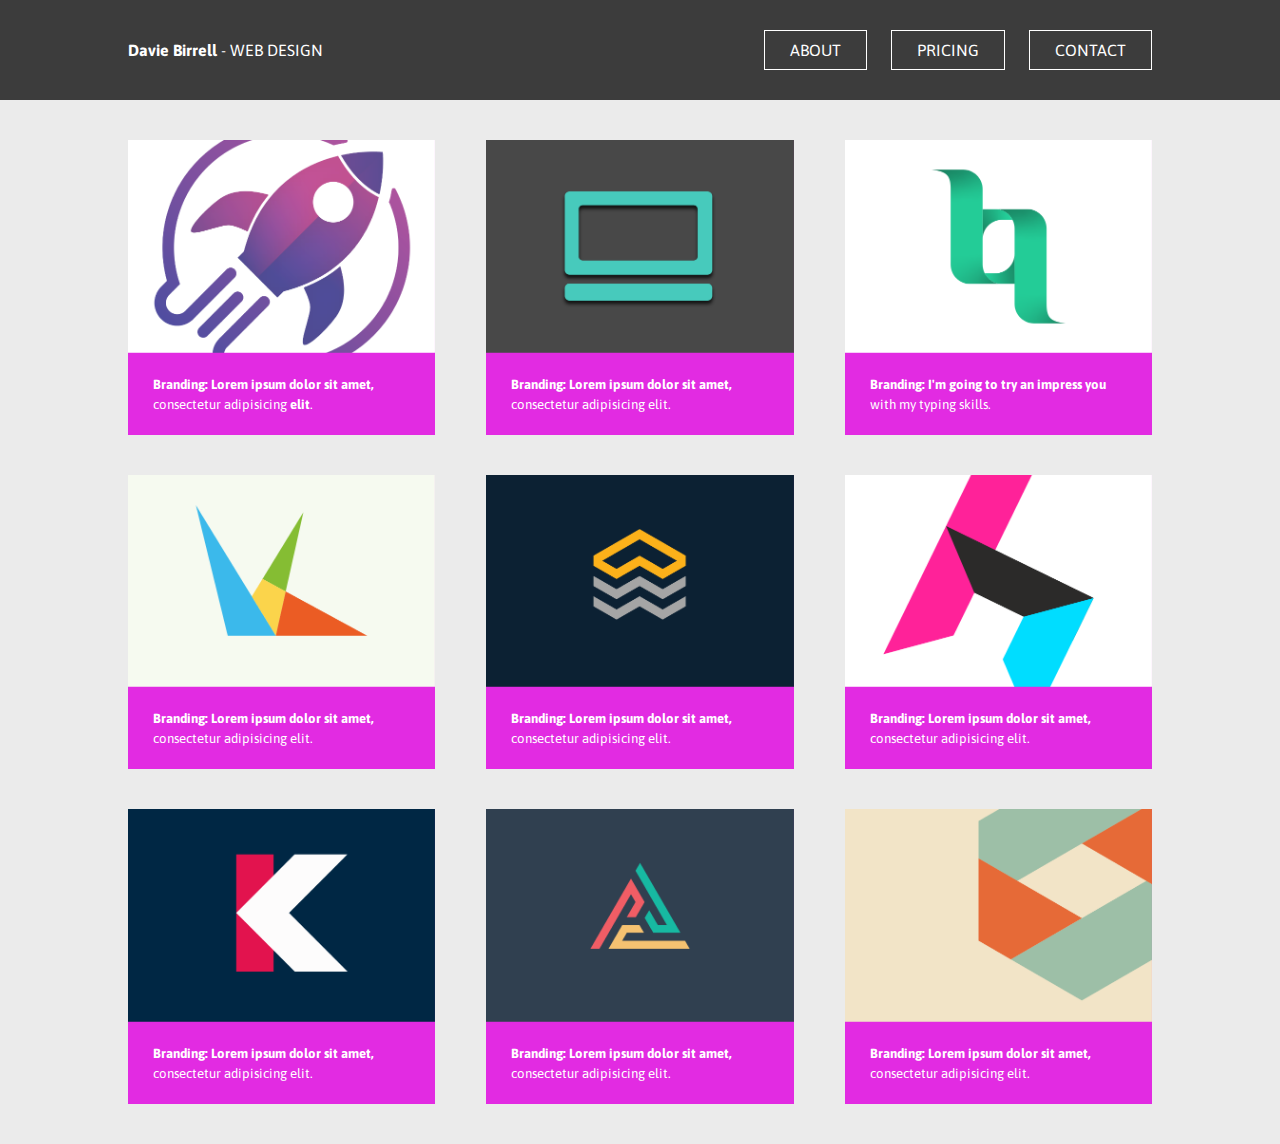
<file: index.html>
<!DOCTYPE html>
<html lang="en">

<head>
    <meta charset="UTF-8">
    <meta name="viewport" content="width=device-width, initial-scale=1.0">
    <meta http-equiv="X-UA-Compatible" content="ie=edge">
    <title>Davie Birrell - Web Designer - Fife Scotland</title>
    <link href="https://fonts.googleapis.com/css?family=Asap:400,700&display=swap" rel="stylesheet">
    <link rel="stylesheet" href="css-reset.css">
    <link rel="stylesheet" href="style.css">


</head>

<body>

    <div class="header-container">
        <header>
            <div class="logo"><span class="highlight">Davie Birrell</span> - WEB DESIGN</div>
            <nav>
                <a href="#" class="mybutton">ABOUT</a>
                <a href="#" class="mybutton">PRICING</a>
                <a href="#" class="mybutton">CONTACT</a>
            </nav>

            <div class="mob-wrapper">

                <img src="images/icon-burger-menu.svg" alt="Mobile Menu Icon" style="width: 40px;" class="burgermenu">

                <div class="mob-nav">
                    <a href="#" class="navbutton">ABOUT</a>
                    <a href="#" class="navbutton">PRICING</a>
                    <a href="#" class="navbutton">CONTACT</a>
                </div>


            </div>

        </header>
    </div>




    <div class="container">

        <div class="col"><img src="images/image1@2x.png" alt="">
            <p>Branding: Lorem ipsum dolor sit amet, consectetur adipisicing <span class="highlight">elit</span>.</p>
        </div>
        <div class="col"><img src="images/image2@2x.png" alt="">
            <p>Branding: Lorem ipsum dolor sit amet, consectetur adipisicing elit.</p>
        </div>
        <div class="col"><img src="images/image3@2x.png" alt="">
            <p>Branding: I'm going to try an impress you with my typing skills.</p>
        </div>
        <div class="col"><img src="images/image4@2x.png" alt="">
            <p>Branding: Lorem ipsum dolor sit amet, consectetur adipisicing elit.</p>
        </div>
        <div class="col hide-mobile"><img src="images/image5@2x.png" alt="">
            <p>Branding: Lorem ipsum dolor sit amet, consectetur adipisicing elit.</p>
        </div>
        <div class="col hide-mobile"><img src="images/image6@2x.png" alt="">
            <p>Branding: Lorem ipsum dolor sit amet, consectetur adipisicing elit.</p>
        </div>
        <div class="col hide-mobile"><img src="images/image7@2x.png" alt="">
            <p>Branding: Lorem ipsum dolor sit amet, consectetur adipisicing elit.</p>
        </div>
        <div class="col hide-mobile"><img src="images/image8@2x.png" alt="">
            <p>Branding: Lorem ipsum dolor sit amet, consectetur adipisicing elit.</p>
        </div>
        <div class="col hide-mobile"><img src="images/image9@2x.png" alt="">
            <p>Branding: Lorem ipsum dolor sit amet, consectetur adipisicing elit.</p>
        </div>
        <div class="col hide-desktop-only"><img src="images/image10@2x.png" alt="">
            <p>Branding: Lorem ipsum dolor sit amet, consectetur adipisicing elit.</p>
        </div>

    </div>

    <script src="https://code.jquery.com/jquery-3.4.1.js"
        integrity="sha256-WpOohJOqMqqyKL9FccASB9O0KwACQJpFTUBLTYOVvVU=" crossorigin="anonymous"></script>
    <script src="scripts.js"></script>


</body>

</html>
</file>
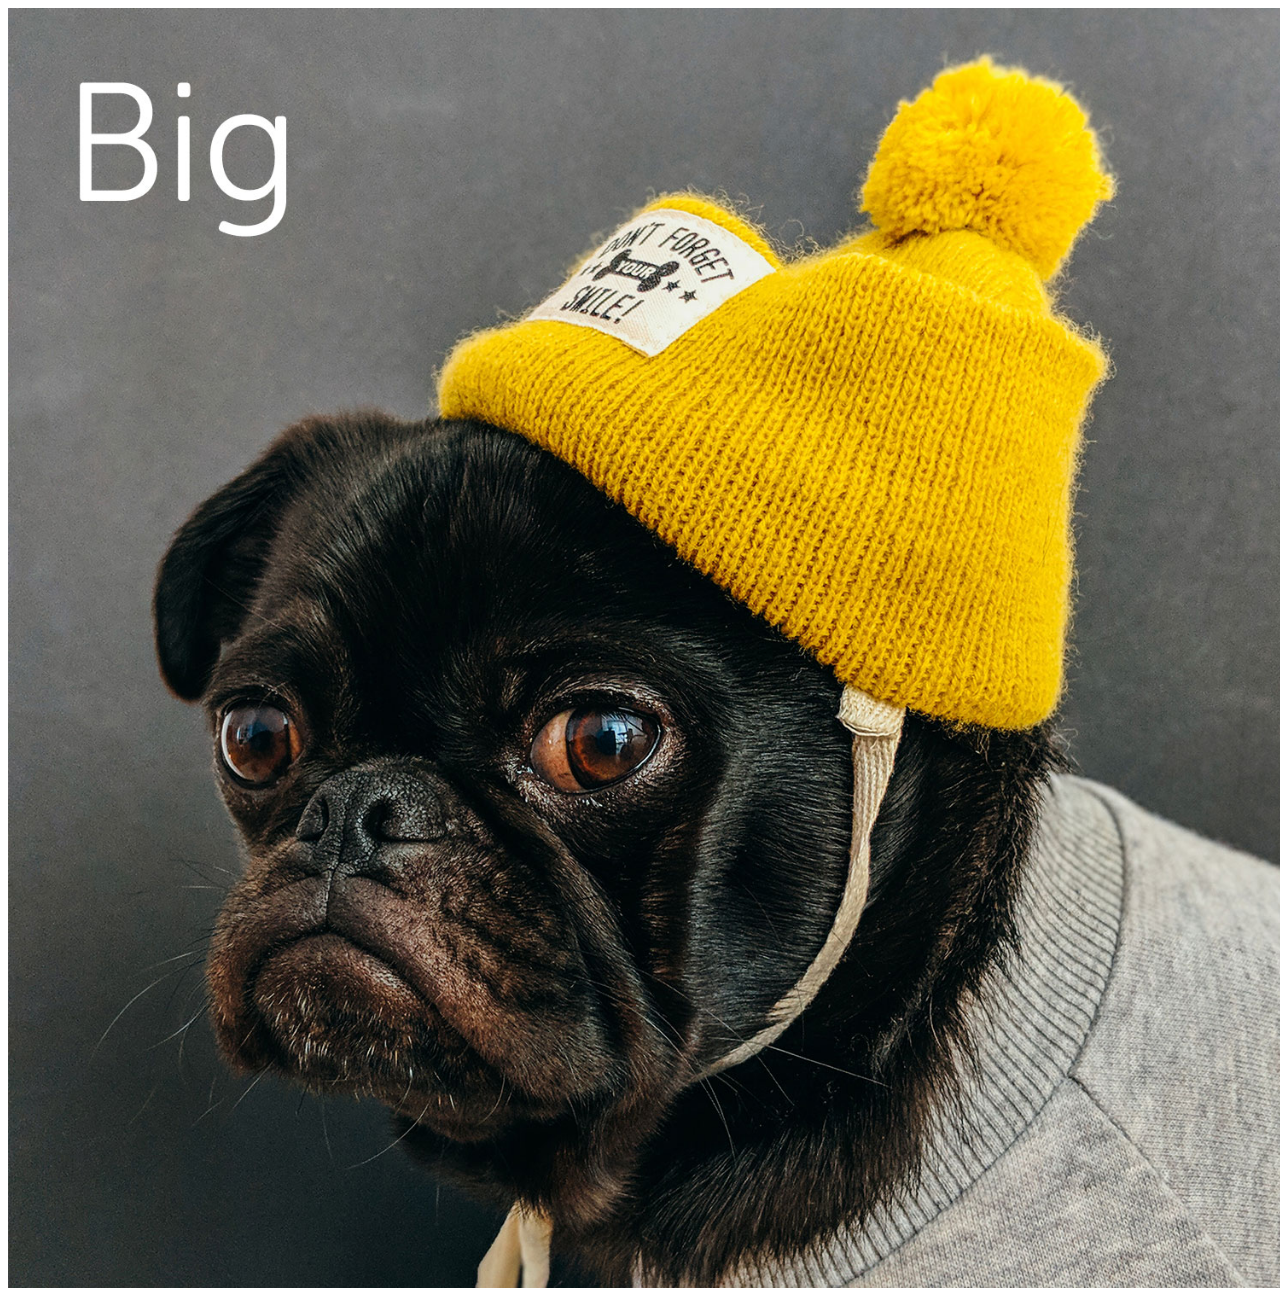
<file: image-scrset.html>
<!DOCTYPE html>
<html lang="en">

<head>
    <meta charset="UTF-8">
    <meta name="viewport" content="width=device-width, initial-scale=1.0">
    <title>Document</title>
</head>

<body>


    <img src="images/pug-charles-unsplash-small.jpg" alt="" srcset="images/pug-charles-unsplash-small.jpg 500w, images/pug-charles-unsplash-medium.jpg 1000w, images/pug-charles-unsplash-big.jpg 1500w">
</body>

</html>
</file>
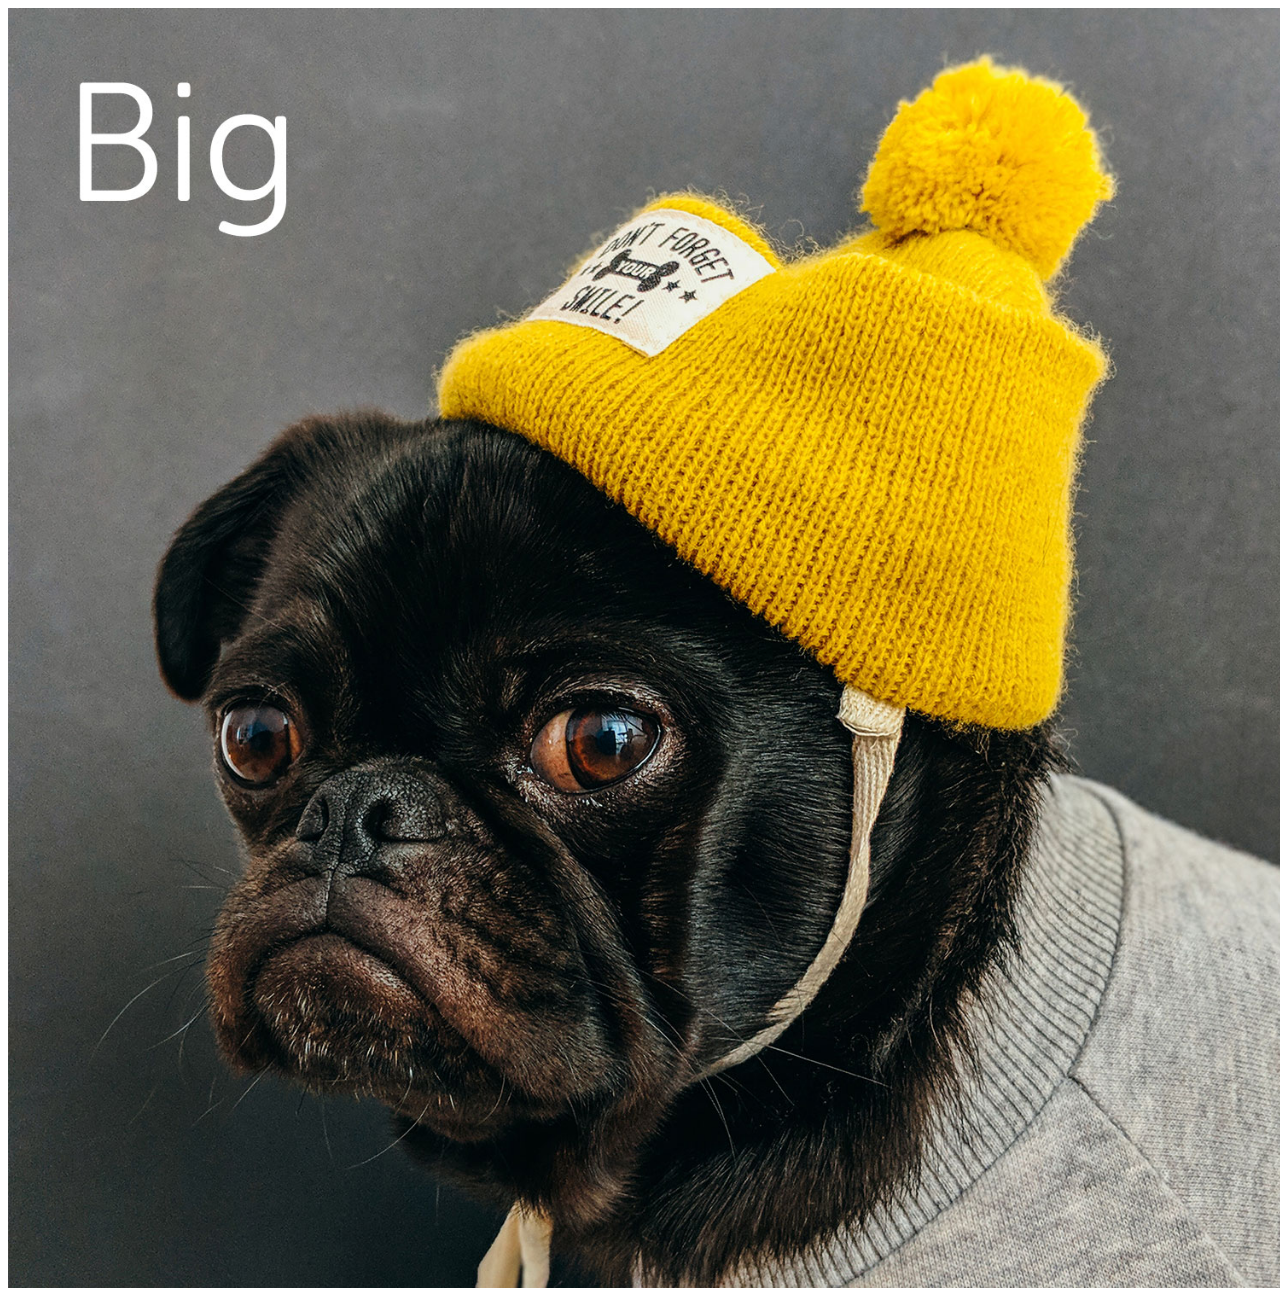
<file: image-srcset.html>
<!DOCTYPE html>
<html lang="en">
<head>
    <meta charset="UTF-8">
    <meta name="viewport" content="width=device-width, initial-scale=1.0">
    <meta http-equiv="X-UA-Compatible" content="ie=edge">
    <title>Document</title>
</head>
<body>
    
    <img src="images/pug-charles-unsplash-small.jpg" alt="" srcset="images/pug-charles-unsplash-small.jpg 500w, images/pug-charles-unsplash-medium.jpg 1000w, images/pug-charles-unsplash-big.jpg 1500w">


</body>
</html>
</file>
<file: style.css>
/* Global View aka Desktop View */

body {
    font-family: 'Asap', sans-serif;
    color: white;
    background-color: #EBEBEB;
}

a {
    color: white;
    text-decoration: none;
}

.container {
    min-height: 500px;
    max-width: 1024px;
    margin: 0 auto;
    display: flex;
    flex-wrap: wrap;
    justify-content: space-between;
    padding-top: 140px;
}

.header-container {
    background-color: rgb(60, 60, 60);
    min-height: 100px;
    position: fixed;
    width: 100%;
}

header {
    max-width: 1024px;
    /* background-color: blueviolet; */
    min-height: 100px;
    margin: 0 auto;
    display: flex;
    justify-content: space-between;
    align-items: center;
}

.col {
    width: 30%;
    margin-bottom: 40px;
    background-color: rgb(226, 43, 226);
}

.col p {
    font-size: 0.825rem;
    padding: 20px 25px;
    line-height: 1.25rem;
}

.hide-desktop-only {
    display: none;
}

.col img {
    width: 100%;
    height: auto;
}

.col p::first-line {
    font-weight: 700;
}

.mybutton {
    padding: 10px 25px;
    border-style: solid;
    border-width: 1px;
    margin-left: 20px;
}


.highlight {
    font-weight: 700;
}

.mob-wrapper {
    display: none;
}



/* Tablet View */
@media (max-width: 768px) {

    .col {
        width: 45%;
    }

    .hide-desktop-only {
        display: block;
    }


    .header-container {
        position: relative;
    }

    .container {
        padding-top: 40px;
    }

    nav {
        display: none;
    }

    nav a {
        display: block;
    }

    .logo {
        padding: 40px 0;
    }

    .mybutton {
        margin-left: 0;
    }

    .mob-wrapper {
        display: block;
        padding-right: 30px;
    }

    .mob-nav {
        display: none;
        position: absolute;
        padding-top: 10px;
    }

    .navbutton {
        display: block;
        background-color: coral;
        padding: 15px 30px;
        margin-left: -70px;
        text-align: center;
    }

}



/* Mobile View */
@media (max-width: 400px) {

    .col {
        width: 100%;
    }


    .hide-mobile {
        display: none;
    }




}
</file>
